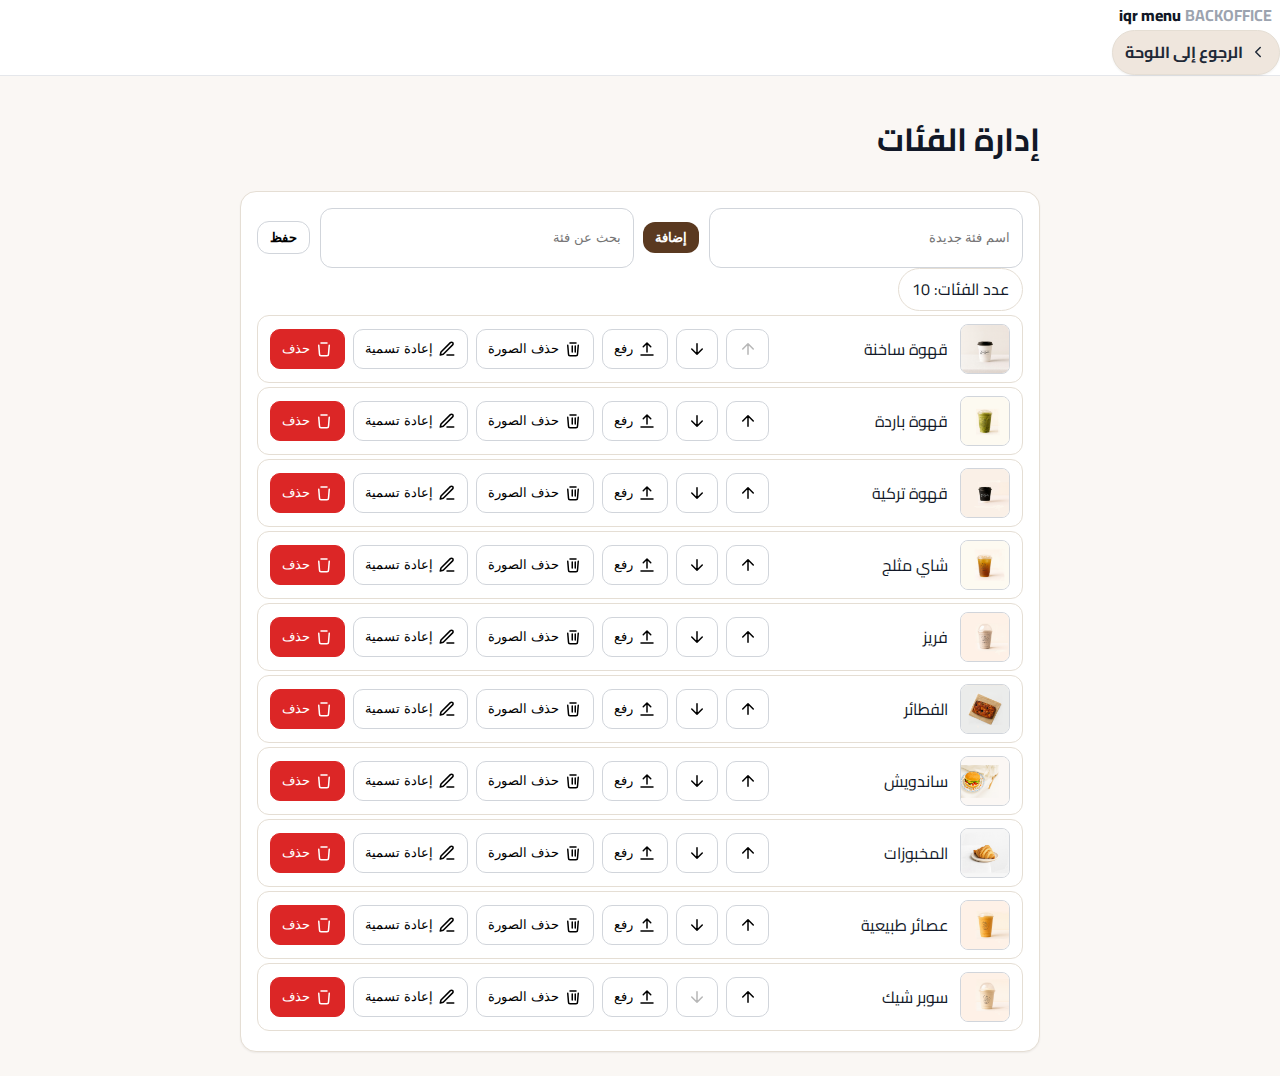
<file: categories.html>
<!doctype html>
<html lang="ar" dir="rtl">
<head>
  <meta charset="utf-8" />
  <meta name="viewport" content="width=device-width, initial-scale=1" />
  <title>إدارة الفئات | iqr menu BACKOFFICE</title>
  <link href="https://fonts.googleapis.com/css2?family=Cairo:wght@400;700;800&display=swap" rel="stylesheet" />
  <style>
    :root { --color-primary:#5A3920; --ring:#2563EB; --radius-lg:16px; --shadow-sm:0 1px 2px rgba(0,0,0,.06); --shadow-md:0 4px 14px rgba(0,0,0,.12); }
    body { font-family: Cairo, system-ui, -apple-system, Segoe UI, Tahoma, Arial; background:#FAF7F4; color:#111827; margin:0; }
    .navbar { background:#fff; border-bottom:1px solid #E5E7EB; }
    .brand { font-weight:800; text-transform:lowercase; }
    .brand-sub { font-weight:700; margin-right:.5rem; color:#9CA3AF; }
    .card { background:#fff; border:1px solid #E5DED4; border-radius:16px; padding:1rem; box-shadow: var(--shadow-sm); }
    .input { border:1px solid #D1D5DB; border-radius:12px; padding:.5rem .75rem; }
    .btn { border-radius:12px; padding:.5rem .75rem; font-weight:700; }
    .btn-primary { background: var(--color-primary); color:#fff; border:0; }
    .btn-outline { background:#fff; border:1px solid #D1D5DB; }
    .container { width:100%; max-width:100%; margin:0 auto; padding:.75rem .75rem 1.5rem; }
    @media (min-width:640px){ .container { max-width:800px; } }
    .text-primary { color: var(--color-primary); }
    ul { list-style:none; padding:0; margin:0; }
    .back-link { display:inline-flex; align-items:center; gap:.4rem; padding:.4rem .75rem; background:#EFE6DD; border:1px solid #E5DED4; color:#1F2937; border-radius:9999px; text-decoration:none; font-weight:700; box-shadow: var(--shadow-sm); transition: transform .2s ease, box-shadow .2s ease, background .2s ease; }
    .back-link:hover { transform: translateY(-1px); box-shadow: var(--shadow-md); background:#E8DFD6; }
    .back-link svg { width:18px; height:18px; }
    .toolbar { display:flex; flex-direction:column; gap:.6rem; align-items:stretch; }
    @media (min-width:640px){ .toolbar { display:grid; grid-template-columns: 1fr auto 1fr auto; align-items:center; } }
    .toolbar .input { height:42px; }
    .pill { display:inline-flex; align-items:center; gap:.35rem; padding:.35rem .8rem; border-radius:9999px; border:1px solid #E5DED4; background:#FFF; }
    .cat-item { display:flex; align-items:center; justify-content:space-between; border:1px solid #E5DED4; border-radius:12px; padding:.5rem .75rem; margin:.25rem 0; }
    .cat-left { display:flex; align-items:center; gap:.75rem; }
    .cat-thumb { width:48px; height:48px; border-radius:8px; border:1px solid #D1D5DB; object-fit:cover; }
    .actions { display:flex; gap:.5rem; flex-wrap:wrap; justify-content:flex-end; }
    .btn-icon { display:inline-flex; align-items:center; justify-content:center; gap:.3rem; padding:.45rem .7rem; border-radius:10px; border:1px solid #D1D5DB; background:#fff; min-width:40px; min-height:40px; }
    .btn-icon svg { width:18px; height:18px; }
    .btn-danger { background:#dc2626; color:#fff; border-color:#dc2626; }
  </style>
</head>
<body>
  <nav class="navbar w-full py-2 px-4 sm:px-8 flex items-center justify-between">
    <div class="flex items-center gap-2">
      <span class="brand text-lg sm:text-xl">iqr menu</span>
      <span class="brand-sub">BACKOFFICE</span>
    </div>
    <a href="menu_dashboard.html" class="back-link" aria-label="الرجوع إلى اللوحة">
      <svg viewBox="0 0 24 24" fill="none" stroke="currentColor"><path d="M15 18l-6-6 6-6" stroke-width="2" stroke-linecap="round" stroke-linejoin="round"/></svg>
      <span>الرجوع إلى اللوحة</span>
    </a>
  </nav>

  <main class="container">
    <h1 class="text-2xl font-extrabold mb-3">إدارة الفئات</h1>
    <div class="card">
      <div class="space-y-3">
        <div class="toolbar">
          <input id="newCatName" type="text" class="input" placeholder="اسم فئة جديدة" />
          <button id="btnAddCat" class="btn btn-primary">إضافة</button>
          <input id="catSearch" type="text" class="input" placeholder="بحث عن فئة" />
          <button id="btnSaveCats" class="btn btn-outline">حفظ</button>
        </div>
        <div class="pill" id="catsMeta"></div>
        <ul id="catsList" class="space-y-2"></ul>
        <span id="catsUploadStatus" class="text-xs text-gray-500"></span>
      </div>
    </div>
  </main>

  <script>
    const STORAGE_KEY = 'menu_assets';
    const CATS_KEY = 'menu_categories';
    const CATS_IMAGES_KEY = 'menu_category_images';
    const FALLBACK_CATEGORY = 'أخرى';
    const UPLOAD_ENDPOINT = '/api/upload-image';
    const SAVE_CATS_ENDPOINT = '/api/save-categories';

    let categories = [];
    let categoryImages = {};
    let pendingCatImageName = null;
    let catQuery = '';

    const els = {
      catsList: document.getElementById('catsList'),
      newCatName: document.getElementById('newCatName'),
      btnAddCat: document.getElementById('btnAddCat'),
      btnSaveCats: document.getElementById('btnSaveCats'),
      catsUploadStatus: document.getElementById('catsUploadStatus'),
      catSearch: document.getElementById('catSearch'),
      catsMeta: document.getElementById('catsMeta'),
      catImageFileInput: (() => { const input = document.createElement('input'); input.type='file'; input.accept='image/*'; input.style.display='none'; input.tabIndex=-1; document.body.appendChild(input); return input; })(),
    };

    function fileToDataURL(file) { return new Promise((resolve,reject)=>{ const r=new FileReader(); r.onload=()=>resolve(r.result); r.onerror=reject; r.readAsDataURL(file); }); }

    function saveCategories() { localStorage.setItem(CATS_KEY, JSON.stringify(categories)); }
    function loadCategories() { try { const raw=localStorage.getItem(CATS_KEY); if (raw) { const arr=JSON.parse(raw); if (Array.isArray(arr)) return arr; } } catch {} return []; }
    function saveCategoryImages() { localStorage.setItem(CATS_IMAGES_KEY, JSON.stringify(categoryImages || {})); }
    function loadCategoryImages() { try { const raw=localStorage.getItem(CATS_IMAGES_KEY); if (raw) { const obj=JSON.parse(raw); if (obj && typeof obj==='object') return obj; } } catch {} return {}; }

    async function loadCategoriesFromAssets() {
      try { const resp = await fetch('assets/categories.json', { cache:'no-store' }); if (resp.ok) { const data=await resp.json(); if (Array.isArray(data)) return data; } } catch {}
      return [];
    }

    function deriveCategoriesFromItems(itemsArr) {
      const set = new Set(itemsArr.map(i => (i.category||'').trim()).filter(Boolean));
      if (!set.size) { ['القهوة','الشاي','العصائر'].forEach(c => set.add(c)); }
      return Array.from(set);
    }

    async function loadItemsForDerive() {
      try { const raw=localStorage.getItem(STORAGE_KEY); if (raw) { const arr=JSON.parse(raw); if (Array.isArray(arr)) return arr; } } catch {}
      try { const resp=await fetch('assets/menu.json',{cache:'no-store'}); if (resp.ok) { const data=await resp.json(); if (Array.isArray(data)) return data; } } catch {}
      return [];
    }

    function renderCatsList() {
      if (!Array.isArray(categories)) categories = [];
      const filtered = catQuery ? categories.filter(c => c.toLowerCase().includes(catQuery.toLowerCase())) : categories.slice();
      if (els.catsMeta) els.catsMeta.textContent = `عدد الفئات: ${filtered.length}`;
      els.catsList.innerHTML = filtered.map((c,i)=>{ const realIdx = categories.indexOf(c); const isFirst = realIdx===0; const isLast = realIdx===categories.length-1; return `
        <li class="cat-item">
          <div class="cat-left">
            <img src="${(categoryImages && categoryImages[c]) || ''}" alt="صورة ${c}" class="cat-thumb" onerror="this.style.display='none'" style="${(categoryImages && categoryImages[c]) ? '' : 'display:none;'}" />
            <span class="text-gray-800 text-sm sm:text-base">${c}</span>
          </div>
          <div class="actions">
            <button type="button" class="btn-icon ${isFirst?'opacity-50':''}" ${isFirst?'disabled':''} data-action="moveUp" data-index="${realIdx}"><svg viewBox="0 0 24 24" fill="none" stroke="currentColor"><path d="M12 19V5M5 12l7-7 7 7" stroke-width="2" stroke-linecap="round" stroke-linejoin="round"/></svg></button>
            <button type="button" class="btn-icon ${isLast?'opacity-50':''}" ${isLast?'disabled':''} data-action="moveDown" data-index="${realIdx}"><svg viewBox="0 0 24 24" fill="none" stroke="currentColor"><path d="M12 5v14M19 12l-7 7-7-7" stroke-width="2" stroke-linecap="round" stroke-linejoin="round"/></svg></button>
            <button type="button" class="btn-icon" data-action="uploadImg" data-name="${c}"><svg viewBox="0 0 24 24" fill="none" stroke="currentColor"><path d="M4 20h16M12 4v12M7 9l5-5 5 5" stroke-width="2" stroke-linecap="round" stroke-linejoin="round"/></svg><span>رفع</span></button>
            ${(categoryImages && categoryImages[c]) ? `<button type="button" class="btn-icon" data-action="removeImg" data-name="${c}"><svg viewBox=\"0 0 24 24\" fill=\"none\" stroke=\"currentColor\"><path d=\"M19 7l-1 12a2 2 0 0 1-2 2H8a2 2 0 0 1-2-2L5 7m3-3h8m-5 4v8m4-8v8\" stroke-width=\"2\" stroke-linecap=\"round\" stroke-linejoin=\"round\"/></svg><span>حذف الصورة</span></button>` : ''}
            <button type="button" class="btn-icon" data-action="rename" data-name="${c}"><svg viewBox="0 0 24 24" fill="none" stroke="currentColor"><path d="M12 20h9" stroke-width="2" stroke-linecap="round" stroke-linejoin="round"/><path d="M16.5 3.5a2.121 2.121 0 0 1 3 3L7 19l-4 1 1-4 12.5-12.5z" stroke-width="2" stroke-linecap="round" stroke-linejoin="round"/></svg><span>إعادة تسمية</span></button>
            <button type="button" class="btn-icon btn-danger" data-action="delete" data-name="${c}"><svg viewBox="0 0 24 24" fill="none" stroke="currentColor"><path d="M19 7l-1 12a2 2 0 0 1-2 2H8a2 2 0 0 1-2-2L5 7m3-3h8" stroke-width="2" stroke-linecap="round" stroke-linejoin="round"/></svg><span>حذف</span></button>
          </div>
        </li>`}).join('');
    }

    els.btnAddCat.addEventListener('click', ()=>{ const name=(els.newCatName.value||'').trim(); if (!name) return; if (!categories.includes(name)) { categories.push(name); saveCategories(); renderCatsList(); } els.newCatName.value=''; });
    els.catsList.addEventListener('click',(e)=>{ const btn = e.target.closest('button'); if (!btn) return; const action = btn.getAttribute('data-action'); const oldName = btn.getAttribute('data-name');
      if (action==='uploadImg') { pendingCatImageName = oldName; els.catImageFileInput.click(); return; }
      if (action==='removeImg') { if (categoryImages && categoryImages[oldName]) { delete categoryImages[oldName]; saveCategoryImages(); renderCatsList(); } return; }
      if (action==='rename') { const newName = prompt('الاسم الجديد للفئة:', oldName); if (!newName) return; const finalName = newName.trim(); if (!finalName || finalName===oldName) return; if (categories.includes(finalName)) { alert('اسم الفئة موجود بالفعل.'); return; } const idx = categories.indexOf(oldName); if (idx>-1) { categories[idx]=finalName; if (categoryImages && categoryImages[oldName]) { categoryImages[finalName]=categoryImages[oldName]; delete categoryImages[oldName]; saveCategoryImages(); } saveCategories(); renderCatsList(); } return; }
      if (action==='moveUp' || action==='moveDown') { const idx = Number(btn.getAttribute('data-index')); if (!Number.isInteger(idx)) return; if (action==='moveUp' && idx>0) { const tmp = categories[idx-1]; categories[idx-1] = categories[idx]; categories[idx] = tmp; } else if (action==='moveDown' && idx<categories.length-1) { const tmp = categories[idx+1]; categories[idx+1] = categories[idx]; categories[idx] = tmp; } saveCategories(); renderCatsList(); return; }
      if (action==='delete') { const isDeletingFallback = oldName===FALLBACK_CATEGORY; const nextCats = categories.filter(c=>c!==oldName); let replacement=''; if (nextCats.length) { replacement = (!isDeletingFallback && nextCats.includes(FALLBACK_CATEGORY)) ? FALLBACK_CATEGORY : nextCats[0]; } const msg = replacement ? `سيتم حذف الفئة "${oldName}". سيتم نقل الأصناف إلى "${replacement}".` : `سيتم حذف الفئة "${oldName}".`; if (!confirm(msg)) return; categories = nextCats; if (categoryImages && categoryImages[oldName]) { delete categoryImages[oldName]; saveCategoryImages(); } saveCategories(); renderCatsList(); }
    });

    if (els.catSearch) { els.catSearch.addEventListener('input', () => { catQuery = els.catSearch.value || ''; renderCatsList(); }); }

    if (els.btnSaveCats) {
      els.btnSaveCats.addEventListener('click', async ()=>{
        const original = els.catsUploadStatus ? els.catsUploadStatus.textContent : '';
        if (els.catsUploadStatus) els.catsUploadStatus.textContent = 'جارِ الحفظ...';
        try {
          const payload = Array.isArray(categories) ? categories.map(name => ({ name, imageUrl: (categoryImages && categoryImages[name]) || '' })) : [];
          const resp = await fetch(SAVE_CATS_ENDPOINT, { method:'POST', headers:{'Content-Type':'application/json'}, body: JSON.stringify(payload) });
          const json = await resp.json().catch(()=>({}));
          if (!resp.ok || !json.ok) throw new Error(json.error||'فشل الحفظ');
          if (els.catsUploadStatus) els.catsUploadStatus.textContent = 'تم الحفظ ✓';
        } catch {
          if (els.catsUploadStatus) els.catsUploadStatus.textContent = 'فشل الحفظ';
        } finally {
          setTimeout(()=>{ if (els.catsUploadStatus) els.catsUploadStatus.textContent = original || ''; }, 1500);
        }
      });
    }

    els.catImageFileInput.addEventListener('change', async ()=>{ const file = els.catImageFileInput.files[0]; if (!file || !pendingCatImageName) return; const original = els.catsUploadStatus.textContent; els.catsUploadStatus.textContent='جارِ الرفع...'; try { const dataUrl = await fileToDataURL(file); const resp = await fetch(UPLOAD_ENDPOINT, { method:'POST', headers:{'Content-Type':'application/json'}, body: JSON.stringify({ filename:file.name, data:dataUrl }) }); const json = await resp.json().catch(()=>({})); if (!resp.ok || !json.ok || !json.path) throw new Error(json.error||'فشل الرفع'); categoryImages[pendingCatImageName] = json.path; saveCategoryImages(); renderCatsList(); els.catsUploadStatus.textContent='تم الرفع ✓'; } catch { els.catsUploadStatus.textContent='فشل الرفع'; } finally { pendingCatImageName=null; setTimeout(()=>{ els.catsUploadStatus.textContent=original||''; },1500); els.catImageFileInput.value=''; } });

    (async ()=>{
      categories = loadCategories();
      categoryImages = loadCategoryImages();
      if (!categories.length) {
        const fromAssets = await loadCategoriesFromAssets();
        if (Array.isArray(fromAssets) && fromAssets.length) {
          const names = [];
          fromAssets.forEach(cat => { if (typeof cat==='string') { names.push(cat); } else if (cat && typeof cat==='object') { const name=(cat.name||'').trim(); if (name) { names.push(name); if (cat.imageUrl) categoryImages[name]=cat.imageUrl; } } });
          categories = names; saveCategories(); saveCategoryImages();
        } else {
          const items = await loadItemsForDerive(); categories = deriveCategoriesFromItems(items); saveCategories();
        }
      }
      renderCatsList();
    })();
  </script>
</body>
</html>
</file>
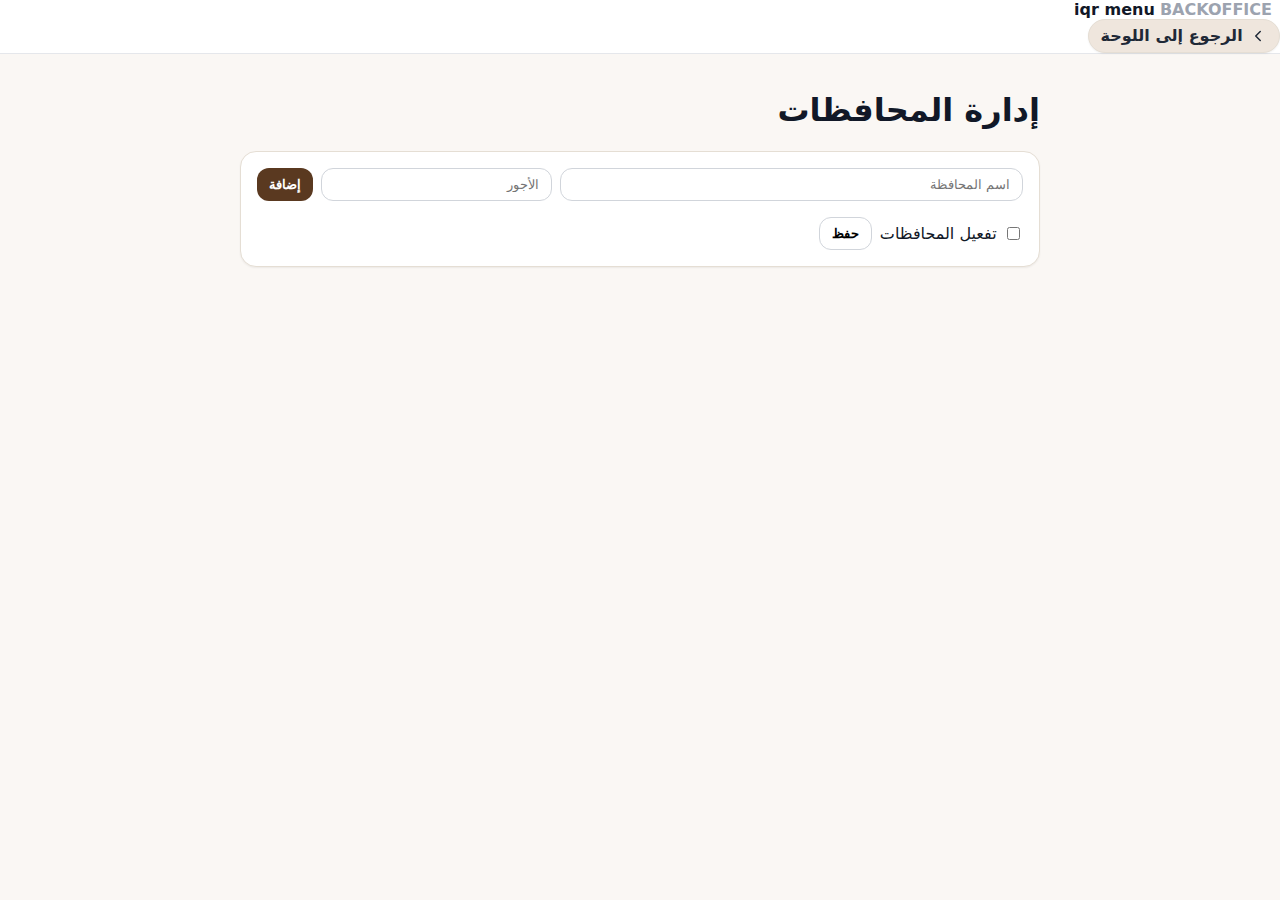
<file: governorates.html>
<!doctype html>
<html lang="ar" dir="rtl">
<head>
  <meta charset="utf-8" />
  <meta name="viewport" content="width=device-width, initial-scale=1" />
  <title>إدارة المحافظات | iqr menu BACKOFFICE</title>
  <style>
    :root { --color-primary:#5A3920; --ring:#2563EB; --radius-lg:16px; --shadow-sm:0 1px 2px rgba(0,0,0,.06); --shadow-md:0 4px 14px rgba(0,0,0,.12); }
    body { font-family: system-ui, -apple-system, Segoe UI, Tahoma, Arial; background:#FAF7F4; color:#111827; margin:0; }
    .navbar { background:#fff; border-bottom:1px solid #E5E7EB; }
    .brand { font-weight:800; text-transform:lowercase; }
    .brand-sub { font-weight:700; margin-right:.5rem; color:#9CA3AF; }
    .card { background:#fff; border:1px solid #E5DED4; border-radius:16px; padding:1rem; box-shadow: var(--shadow-sm); }
    .input { border:1px solid #D1D5DB; border-radius:12px; padding:.5rem .75rem; }
    .btn { border-radius:12px; padding:.5rem .75rem; font-weight:700; }
    .btn-primary { background: var(--color-primary); color:#fff; border:0; }
    .btn-outline { background:#fff; border:1px solid #D1D5DB; }
    .container { max-width: 800px; margin: 0 auto; padding: 1rem 1rem 2rem; }
    ul { list-style:none; padding:0; margin:0; }
    .back-link { display:inline-flex; align-items:center; gap:.4rem; padding:.4rem .75rem; background:#EFE6DD; border:1px solid #E5DED4; color:#1F2937; border-radius:9999px; text-decoration:none; font-weight:700; box-shadow: var(--shadow-sm); transition: transform .2s ease, box-shadow .2s ease, background .2s ease; }
    .back-link:hover { transform: translateY(-1px); box-shadow: var(--shadow-md); background:#E8DFD6; }
    .back-link svg { width:18px; height:18px; }
  </style>
</head>
<body>
  <nav class="navbar w-full py-2 px-4 sm:px-8 flex items-center justify-between">
    <div class="flex items-center gap-2">
      <span class="brand text-lg sm:text-xl">iqr menu</span>
      <span class="brand-sub">BACKOFFICE</span>
    </div>
    <a href="menu_dashboard.html" class="back-link" aria-label="الرجوع إلى اللوحة">
      <svg viewBox="0 0 24 24" fill="none" stroke="currentColor"><path d="M15 18l-6-6 6-6" stroke-width="2" stroke-linecap="round" stroke-linejoin="round"/></svg>
      <span>الرجوع إلى اللوحة</span>
    </a>
  </nav>

  <main class="container">
    <h1 class="text-2xl font-extrabold mb-3">إدارة المحافظات</h1>
    <div class="card">
      <div class="p-6 space-y-4" style="padding:0">
        <div class="grid" style="display:grid; grid-template-columns: 2fr 1fr auto; gap:.5rem;">
          <input id="newGovName" type="text" class="input" placeholder="اسم المحافظة" />
          <input id="newGovFee" type="number" min="0" step="1" class="input" placeholder="الأجور" />
          <button id="btnAddGov" class="btn btn-primary">إضافة</button>
        </div>
        <ul id="govsList" class="space-y-2" style="display:block; margin-top:1rem"></ul>
        <div style="display:flex; gap:.5rem; align-items:center; margin-top:.5rem;">
          <label style="display:flex; gap:.4rem; align-items:center;">
            <input id="govsEnabledToggle" type="checkbox" />
            <span>تفعيل المحافظات</span>
          </label>
          <button id="btnSaveGovs" class="btn btn-outline">حفظ</button>
          <span id="govsSaveStatus" class="text-xs text-gray-500"></span>
        </div>
      </div>
    </div>
  </main>

  <script>
    const GOVS_KEY = 'menu_governorates';
    const SAVE_GOVS_ENDPOINT = '/api/save-governorates';

    let governorates = [];

    const els = {
      govsList: document.getElementById('govsList'),
      newGovName: document.getElementById('newGovName'),
      newGovFee: document.getElementById('newGovFee'),
      btnAddGov: document.getElementById('btnAddGov'),
      btnSaveGovs: document.getElementById('btnSaveGovs'),
      govsSaveStatus: document.getElementById('govsSaveStatus'),
      govsEnabledToggle: document.getElementById('govsEnabledToggle'),
    };

    function sanitizeGovEntry(g) {
      if (!g) return null;
      if (typeof g === 'string') return { name: g.trim(), fee: 0 };
      const name = (g.name || '').trim();
      const fee = Number(g.fee) || 0;
      if (!name) return null;
      return { name, fee };
    }

    async function loadGovernoratesFromAssets() {
      try { const resp = await fetch('assets/governorates.json', { cache:'no-store' }); if (resp.ok) { const data = await resp.json(); if (Array.isArray(data)) return data.map(sanitizeGovEntry).filter(Boolean); } } catch {}
      return [];
    }

    function loadGovernorates() { try { const raw = localStorage.getItem(GOVS_KEY); if (raw) { const arr = JSON.parse(raw); if (Array.isArray(arr)) return arr.map(sanitizeGovEntry).filter(Boolean); } } catch {} return []; }
    function saveGovernorates() { localStorage.setItem(GOVS_KEY, JSON.stringify(governorates)); }
    function isGovsEnabled() { return localStorage.getItem('menu_governorates_enabled') === '1'; }
    function setGovsEnabled(v) { localStorage.setItem('menu_governorates_enabled', v ? '1' : '0'); }

    async function saveGovernoratesToServer() {
      try {
        if (els.govsSaveStatus) els.govsSaveStatus.textContent = 'جارِ الحفظ...';
        const payload = Array.isArray(governorates) ? governorates.map(sanitizeGovEntry).filter(Boolean) : [];
        const resp = await fetch(SAVE_GOVS_ENDPOINT, { method:'POST', headers:{'Content-Type':'application/json'}, body: JSON.stringify(payload) });
        const json = await resp.json().catch(()=>({}));
        if (!resp.ok || !json.ok) throw new Error(json.error||'فشل الحفظ');
        if (els.govsSaveStatus) els.govsSaveStatus.textContent = 'تم الحفظ ✓';
      } catch {
        if (els.govsSaveStatus) els.govsSaveStatus.textContent = 'فشل الحفظ';
      } finally {
        setTimeout(()=>{ if (els.govsSaveStatus) els.govsSaveStatus.textContent = ''; }, 1200);
      }
    }

    function renderGovsList() {
      if (!Array.isArray(governorates)) governorates = [];
      els.govsList.innerHTML = governorates.map((g,i)=>`
        <li class="flex items-center justify-between border rounded-lg px-2 py-2 sm:px-3" style="display:flex; align-items:center; justify-content:space-between; border:1px solid #E5DED4; border-radius:12px; padding:.5rem .75rem; margin:.25rem 0;">
          <div class="flex items-center gap-3" style="display:flex; gap:.75rem; align-items:center;">
            <span class="text-gray-800 text-sm sm:text-base">${g.name}</span>
            <span class="text-gray-600 text-xs sm:text-sm">الأجور: ${Number(g.fee)||0} دينار</span>
          </div>
          <div class="flex items-center gap-2" style="display:flex; gap:.5rem;">
            <button type="button" class="btn btn-outline" data-action="rename" data-index="${i}">إعادة تسمية</button>
            <button type="button" class="btn btn-outline" data-action="editFee" data-index="${i}">تعديل الأجور</button>
            <button type="button" class="btn btn-primary" style="background:#dc2626" data-action="delete" data-index="${i}">حذف</button>
          </div>
        </li>`).join('');
    }

    els.btnAddGov.addEventListener('click', ()=>{ const name=(els.newGovName.value||'').trim(); const fee=Number(els.newGovFee.value); if (!name) return; const idx = governorates.findIndex(g=> (g.name||'')===name); if (idx===-1) governorates.push({ name, fee: Number.isFinite(fee)?fee:0 }); else governorates[idx]={ name, fee: Number.isFinite(fee)?fee:0 }; saveGovernorates(); renderGovsList(); saveGovernoratesToServer(); els.newGovName.value=''; els.newGovFee.value=''; });

    els.govsList.addEventListener('click',(e)=>{ const btn=e.target.closest('button'); if (!btn) return; const action=btn.getAttribute('data-action'); const index=Number(btn.getAttribute('data-index')); if (!Number.isInteger(index)) return; const g=governorates[index]; if (!g) return;
      if (action==='rename') { const newName = prompt('الاسم الجديد للمحافظة:', g.name); if (!newName) return; const finalName = newName.trim(); if (!finalName) return; const dup = governorates.find((x,i)=> i!==index && (x.name||'')===finalName); if (dup) { alert('اسم المحافظة موجود بالفعل.'); return; } governorates[index] = { ...g, name: finalName }; saveGovernorates(); renderGovsList(); saveGovernoratesToServer(); }
      else if (action==='editFee') { const input = prompt('أدخل الأجور (دينار):', String(g.fee||0)); if (input==null) return; const fee=Number(input); governorates[index] = { ...g, fee: Number.isFinite(fee)?fee:0 }; saveGovernorates(); renderGovsList(); saveGovernoratesToServer(); }
      else if (action==='delete') { if (!confirm(`سيتم حذف المحافظة "${g.name}".`)) return; governorates.splice(index,1); saveGovernorates(); renderGovsList(); saveGovernoratesToServer(); }
    });

    if (els.btnSaveGovs) {
      els.btnSaveGovs.addEventListener('click', async ()=>{
        const original = els.govsSaveStatus ? els.govsSaveStatus.textContent : '';
        if (els.govsSaveStatus) els.govsSaveStatus.textContent = 'جارِ الحفظ...';
        try {
          const payload = Array.isArray(governorates) ? governorates.map(sanitizeGovEntry).filter(Boolean) : [];
          const resp = await fetch(SAVE_GOVS_ENDPOINT, { method:'POST', headers:{'Content-Type':'application/json'}, body: JSON.stringify(payload) });
          const json = await resp.json().catch(()=>({}));
          if (!resp.ok || !json.ok) throw new Error(json.error||'فشل الحفظ');
          if (els.govsSaveStatus) els.govsSaveStatus.textContent = 'تم الحفظ ✓';
        } catch {
          if (els.govsSaveStatus) els.govsSaveStatus.textContent = 'فشل الحفظ';
        } finally {
          setTimeout(()=>{ if (els.govsSaveStatus) els.govsSaveStatus.textContent = original || ''; }, 1500);
        }
      });
    }

    if (els.govsEnabledToggle) {
      els.govsEnabledToggle.addEventListener('change', ()=>{ setGovsEnabled(!!els.govsEnabledToggle.checked); });
    }

    (async ()=>{
      const fromAssets = await loadGovernoratesFromAssets();
      if (Array.isArray(fromAssets) && fromAssets.length) {
        governorates = fromAssets;
        saveGovernorates();
      } else {
        governorates = loadGovernorates();
      }
      if (els.govsEnabledToggle) els.govsEnabledToggle.checked = isGovsEnabled();
      renderGovsList();
    })();
  </script>
</body>
</html>
</file>
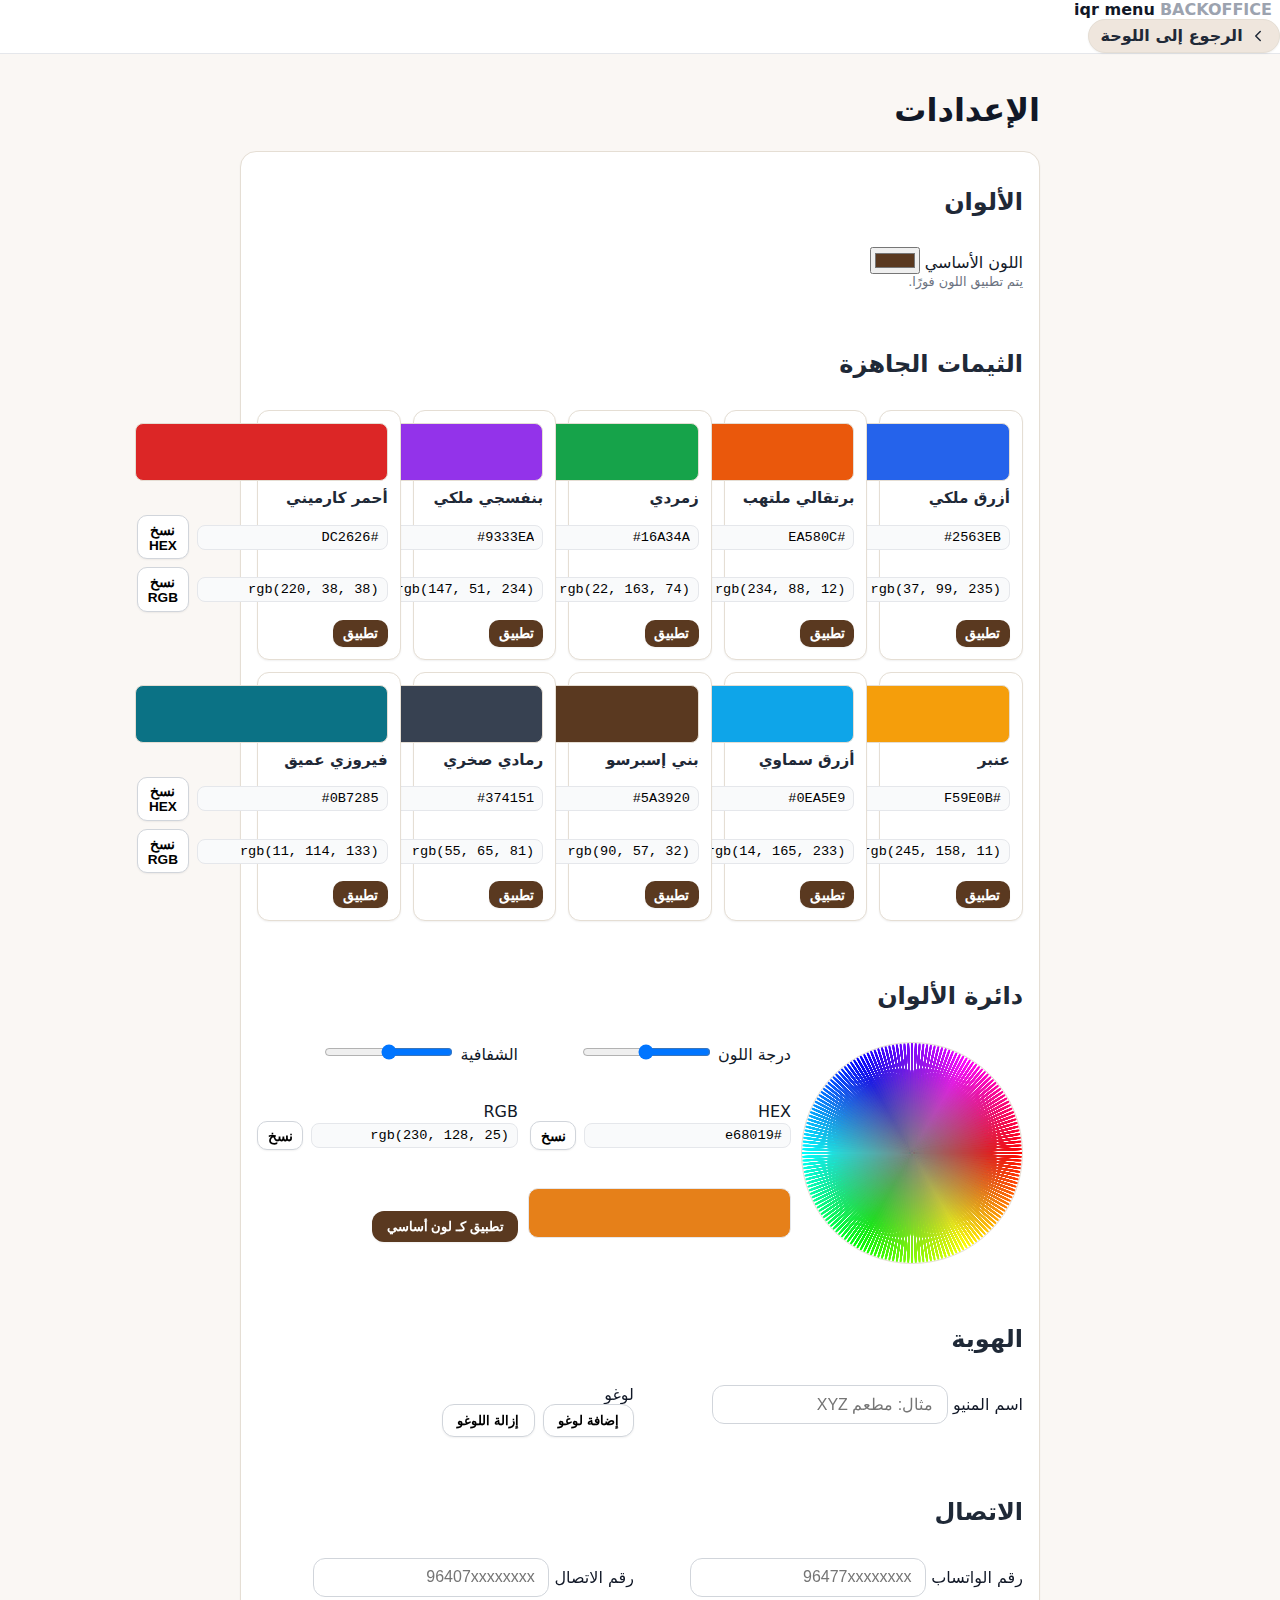
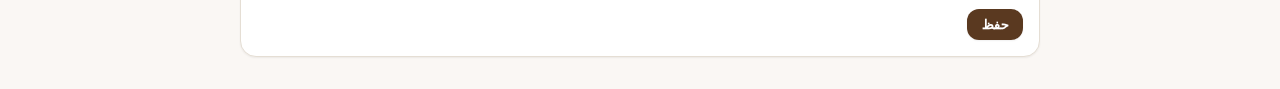
<file: settings.html>
<!doctype html>
<html lang="ar" dir="rtl">
<head>
  <meta charset="utf-8" />
  <meta name="viewport" content="width=device-width, initial-scale=1" />
  <title>الإعدادات العامة | iqr menu BACKOFFICE</title>
  <style>
    :root { --color-primary:#5A3920; --ring:#2563EB; --radius-lg:16px; --shadow-sm:0 1px 2px rgba(0,0,0,.06); --shadow-md:0 4px 14px rgba(0,0,0,.12); }
    body { font-family: system-ui, -apple-system, Segoe UI, Tahoma, Arial; background:#FAF7F4; color:#111827; margin:0; }
    .navbar { background:#fff; border-bottom:1px solid #E5E7EB; }
    .brand { font-weight:800; text-transform:lowercase; }
    .brand-sub { font-weight:700; margin-right:.5rem; color:#9CA3AF; }
    .card { background:#fff; border:1px solid #E5DED4; border-radius:16px; padding:1rem; box-shadow: var(--shadow-sm); }
    .container { max-width: 800px; margin: 0 auto; padding: 1rem 1rem 2rem; }
    .back-link { display:inline-flex; align-items:center; gap:.4rem; padding:.4rem .75rem; background:#EFE6DD; border:1px solid #E5DED4; color:#1F2937; border-radius:9999px; text-decoration:none; font-weight:700; box-shadow: var(--shadow-sm); transition: transform .2s ease, box-shadow .2s ease, background .2s ease; }
    .back-link:hover { transform: translateY(-1px); box-shadow: var(--shadow-md); background:#E8DFD6; }
    .back-link svg { width:18px; height:18px; }
    .input { border:1px solid #D1D5DB; border-radius:12px; padding:.6rem .85rem; font-size:1rem; background:#fff; }
    .btn { display:inline-flex; align-items:center; justify-content:center; gap:.5rem; padding:.5rem .9rem; border-radius:12px; font-weight:700; box-shadow: var(--shadow-sm); }
    .btn-primary { background: var(--color-primary); color:#fff; border:0; }
    .btn-outline { background:#fff; border:1px solid #D1D5DB; }
    .section { display:grid; gap:.75rem; }
    .section-title { font-weight:800; color:#1F2937; }
    .help { font-size:.8rem; color:#6B7280; }
    @media (min-width: 640px) { .grid-2 { display:grid; grid-template-columns: 1fr 1fr; gap:.75rem; } }
    .actions { display:flex; gap:.5rem; align-items:center; }
    .themes-grid { display:grid; grid-template-columns: repeat(2, minmax(0,1fr)); gap:.75rem; }
    @media (min-width: 640px) { .themes-grid { grid-template-columns: repeat(5, minmax(0,1fr)); } }
    .theme-card { background:#fff; border:1px solid #E5DED4; border-radius:12px; padding:.75rem; box-shadow: var(--shadow-sm); display:grid; gap:.5rem; align-content:start; }
    .swatch { width:100%; height:56px; border-radius:8px; border:1px solid #E5DED4; }
    .theme-name { font-weight:700; font-size:.95rem; color:#1F2937; }
    .code-row { display:flex; gap:.5rem; align-items:center; }
    .code { flex:1; font-family: ui-monospace, SFMono-Regular, Menlo, Monaco, Consolas, "Liberation Mono", "Courier New", monospace; font-size:.85rem; background:#F9FAFB; border:1px solid #E5E7EB; border-radius:8px; padding:.25rem .5rem; }
    .btn-sm { padding:.35rem .6rem; border-radius:10px; font-size:.85rem; }
    .wheel-wrap { display:grid; grid-template-columns: 1fr; gap:.75rem; }
    @media (min-width: 640px) { .wheel-wrap { grid-template-columns: 220px 1fr; } }
    .preview-box { width:100%; height:48px; border:1px solid #E5E7EB; border-radius:10px; }
  </style>
</head>
<body>
  <nav class="navbar w-full py-2 px-4 sm:px-8 flex items-center justify-between">
    <div class="flex items-center gap-2">
      <span class="brand text-lg sm:text-xl">iqr menu</span>
      <span class="brand-sub">BACKOFFICE</span>
    </div>
    <a href="menu_dashboard.html" class="back-link" aria-label="الرجوع إلى اللوحة">
      <svg viewBox="0 0 24 24" fill="none" stroke="currentColor"><path d="M15 18l-6-6 6-6" stroke-width="2" stroke-linecap="round" stroke-linejoin="round"/></svg>
      <span>الرجوع إلى اللوحة</span>
    </a>
  </nav>

  <main class="container">
    <h1 class="text-2xl font-extrabold mb-3">الإعدادات</h1>
    <div class="card section">
      <h2 class="section-title">الألوان</h2>
      <div class="grid-2">
        <div>
          <label class="block text-sm text-gray-700 mb-1">اللون الأساسي</label>
          <input type="color" id="primaryColorPicker" class="w-20 h-10 p-0 border rounded" value="#5A3920" />
          <div class="help">يتم تطبيق اللون فورًا.</div>
        </div>
      </div>

      <hr style="border:none; border-top:1px solid #E5DED4" />

      <h2 class="section-title">الثيمات الجاهزة</h2>
      <div id="themesGrid" class="themes-grid"></div>

      <hr style="border:none; border-top:1px solid #E5DED4" />

      <h2 class="section-title">دائرة الألوان</h2>
      <div class="wheel-wrap">
        <div>
          <canvas id="colorWheel" width="220" height="220" style="border:1px solid #E5DED4; border-radius:9999px; display:block"></canvas>
        </div>
        <div class="grid-2">
          <div>
            <label class="block text-sm text-gray-700 mb-1">درجة اللون</label>
            <input id="hueSlider" type="range" min="0" max="360" step="1" class="w-full" />
          </div>
          <div>
            <label class="block text-sm text-gray-700 mb-1">الشفافية</label>
            <input id="alphaSlider" type="range" min="0" max="100" step="1" class="w-full" />
          </div>
          <div>
            <label class="block text-sm text-gray-700 mb-1">HEX</label>
            <div class="code-row"><input id="hexCode" class="code" readonly /><button id="copyHex" class="btn btn-outline btn-sm">نسخ</button></div>
          </div>
          <div>
            <label class="block text-sm text-gray-700 mb-1">RGB</label>
            <div class="code-row"><input id="rgbCode" class="code" readonly /><button id="copyRgb" class="btn btn-outline btn-sm">نسخ</button></div>
          </div>
          <div class="col-span-2">
            <div id="wheelPreview" class="preview-box"></div>
          </div>
          <div class="col-span-2 actions">
            <button id="applyWheelColor" class="btn btn-primary">تطبيق كـ لون أساسي</button>
          </div>
        </div>
      </div>

      <hr style="border:none; border-top:1px solid #E5DED4" />

      <h2 class="section-title">الهوية</h2>
      <div class="grid-2">
        <div>
          <label class="block text-sm text-gray-700 mb-1">اسم المنيو</label>
          <input id="menuNameInput" type="text" class="input" placeholder="مثال: مطعم XYZ" />
        </div>
        <div>
          <label class="block text-sm text-gray-700 mb-1">لوغو</label>
          <div class="actions">
            <button id="btnUploadLogo" class="btn btn-outline">إضافة لوغو</button>
            <button id="btnRemoveLogo" class="btn btn-outline">إزالة اللوغو</button>
            <span id="uploadLogoStatus" class="text-xs text-gray-500"></span>
          </div>
          <div id="logoPreviewWrap" style="display:none; margin-top:.5rem">
            <img id="logoPreview" alt="لوغو" style="width:72px; height:72px; border-radius:9999px; border:1px solid #E5DED4; object-fit:cover" />
          </div>
        </div>
      </div>

      <hr style="border:none; border-top:1px solid #E5DED4" />

      <h2 class="section-title">الاتصال</h2>
      <div class="grid-2">
        <div>
          <label class="block text-sm text-gray-700 mb-1">رقم الواتساب</label>
          <input id="whatsappNumberInput" type="text" class="input" inputmode="numeric" placeholder="96477xxxxxxxx" />
        </div>
        <div>
          <label class="block text-sm text-gray-700 mb-1">رقم الاتصال</label>
          <input id="phoneNumberInput" type="text" class="input" inputmode="numeric" placeholder="96407xxxxxxxx" />
        </div>
      </div>

      <div class="actions">
        <button id="btnSaveSettings" class="btn btn-primary">حفظ</button>
        <span id="saveSettingsStatus" class="text-xs text-gray-500"></span>
      </div>
    </div>
  </main>

  <script>
    (function initSettings() {
      const UPLOAD_ENDPOINT = '/api/upload-image';
      const picker = document.getElementById('primaryColorPicker');
      if (picker) {
        picker.addEventListener('input', () => {
          const val = picker.value || '#5A3920';
          document.documentElement.style.setProperty('--color-primary', val);
        });
      }

      const themes = [
        { name:'أزرق ملكي', hex:'#2563EB' },
        { name:'برتقالي ملتهب', hex:'#EA580C' },
        { name:'زمردي', hex:'#16A34A' },
        { name:'بنفسجي ملكي', hex:'#9333EA' },
        { name:'أحمر كارميني', hex:'#DC2626' },
        { name:'عنبر', hex:'#F59E0B' },
        { name:'أزرق سماوي', hex:'#0EA5E9' },
        { name:'بني إسبرسو', hex:'#5A3920' },
        { name:'رمادي صخري', hex:'#374151' },
        { name:'فيروزي عميق', hex:'#0B7285' },
      ];

      const toRgb = (hex) => {
        const h = hex.replace('#','');
        const r = parseInt(h.substring(0,2),16);
        const g = parseInt(h.substring(2,4),16);
        const b = parseInt(h.substring(4,6),16);
        return { r, g, b };
      };
      const rgbStr = ({r,g,b}, a=1) => `rgb(${r}, ${g}, ${b}${a<1?`, ${a.toFixed(2)}`:''})`;
      const hexFromHsl = (h,s,l) => {
        h/=360; s/=100; l/=100;
        const hue2rgb=(p,q,t)=>{ if(t<0)t+=1; if(t>1)t-=1; if(t<1/6)return p+(q-p)*6*t; if(t<1/2)return q; if(t<2/3)return p+(q-p)*(2/3-t)*6; return p; };
        const q = l<0.5 ? l*(1+s) : l+s-l*s; const p = 2*l-q;
        const r = Math.round(hue2rgb(p,q,h+1/3)*255);
        const g = Math.round(hue2rgb(p,q,h)*255);
        const b = Math.round(hue2rgb(p,q,h-1/3)*255);
        const toHex = (x)=>x.toString(16).padStart(2,'0');
        return `#${toHex(r)}${toHex(g)}${toHex(b)}`;
      };

      const themesGrid = document.getElementById('themesGrid');
      if (themesGrid) {
        themesGrid.innerHTML = themes.map(t=>{
          const rgb = toRgb(t.hex);
          return `
            <div class="theme-card" data-hex="${t.hex}" data-name="${t.name}">
              <div class="swatch" style="background:${t.hex}"></div>
              <div class="theme-name">${t.name}</div>
              <div class="code-row"><input class="code" value="${t.hex}" readonly /><button class="btn btn-outline btn-sm" data-action="copyHex">نسخ HEX</button></div>
              <div class="code-row"><input class="code" value="${rgbStr(rgb)}" readonly /><button class="btn btn-outline btn-sm" data-action="copyRgb">نسخ RGB</button></div>
              <div class="actions">
                <button class="btn btn-primary btn-sm" data-action="apply">تطبيق</button>
              </div>
            </div>`;
        }).join('');
        themesGrid.addEventListener('click',(e)=>{
          const btn = e.target.closest('button'); if (!btn) return;
          const card = e.target.closest('.theme-card'); if (!card) return;
          const hex = card.getAttribute('data-hex')||'#5A3920';
          const action = btn.getAttribute('data-action');
          if (action==='apply') { document.documentElement.style.setProperty('--color-primary', hex); }
          else if (action==='copyHex') { navigator.clipboard && navigator.clipboard.writeText(hex); }
          else if (action==='copyRgb') { const rgb = toRgb(hex); navigator.clipboard && navigator.clipboard.writeText(rgbStr(rgb)); }
        });
      }

      const wheel = document.getElementById('colorWheel');
      const hueSlider = document.getElementById('hueSlider');
      const alphaSlider = document.getElementById('alphaSlider');
      const hexCode = document.getElementById('hexCode');
      const rgbCode = document.getElementById('rgbCode');
      const preview = document.getElementById('wheelPreview');
      const applyBtn = document.getElementById('applyWheelColor');
      let current = { h:30, s:80, l:50, a:1 };

      const renderWheel = () => {
        const ctx = wheel.getContext('2d');
        const r = wheel.width/2; const cx=r, cy=r;
        ctx.clearRect(0,0,wheel.width,wheel.height);
        for (let rr=r; rr>0; rr--) {
          for (let a=0; a<360; a+=2) {
            const x = cx + rr*Math.cos(a*Math.PI/180);
            const y = cy + rr*Math.sin(a*Math.PI/180);
            ctx.beginPath(); ctx.strokeStyle = hexFromHsl(a, (rr/r)*100, 50); ctx.lineWidth=1.8; ctx.moveTo(cx,cy); ctx.lineTo(x,y); ctx.stroke();
          }
        }
      };
      const updateCodes = () => {
        const hex = hexFromHsl(current.h, current.s, current.l);
        const rgb = toRgb(hex);
        if (hexCode) hexCode.value = hex;
        if (rgbCode) rgbCode.value = rgbStr(rgb, current.a);
        if (preview) preview.style.background = current.a<1 ? rgbStr(rgb, current.a) : hex;
      };
      const setFromPoint = (x,y) => {
        const r = wheel.width/2; const cx=r, cy=r;
        const dx = x-cx, dy=y-cy; const dist = Math.sqrt(dx*dx+dy*dy);
        const sat = Math.min(100, Math.max(0, (dist/r)*100));
        let ang = Math.atan2(dy,dx)*180/Math.PI; if (ang<0) ang+=360;
        current.h = Math.round(ang); current.s = Math.round(sat); current.l = 50;
        if (hueSlider) hueSlider.value = current.h;
        updateCodes();
      };
      if (wheel) {
        renderWheel();
        wheel.addEventListener('click',(e)=>{ const rect=wheel.getBoundingClientRect(); setFromPoint(e.clientX-rect.left, e.clientY-rect.top); });
      }
      if (hueSlider) hueSlider.addEventListener('input',()=>{ current.h = Number(hueSlider.value)||0; updateCodes(); });
      if (alphaSlider) alphaSlider.addEventListener('input',()=>{ current.a = (Number(alphaSlider.value)||0)/100; updateCodes(); });
      if (applyBtn) applyBtn.addEventListener('click',()=>{ const hex = hexCode ? hexCode.value : '#5A3920'; document.documentElement.style.setProperty('--color-primary', hex); });
      updateCodes();

      const menuNameInput = document.getElementById('menuNameInput');
      const waInput = document.getElementById('whatsappNumberInput');
      const phoneInput = document.getElementById('phoneNumberInput');
      const btnSave = document.getElementById('btnSaveSettings');
      const statusEl = document.getElementById('saveSettingsStatus');
      const btnUploadLogo = document.getElementById('btnUploadLogo');
      const btnRemoveLogo = document.getElementById('btnRemoveLogo');
      const uploadLogoStatus = document.getElementById('uploadLogoStatus');
      const logoPreviewWrap = document.getElementById('logoPreviewWrap');
      const logoPreview = document.getElementById('logoPreview');
      const logoFileInput = (()=>{ const input=document.createElement('input'); input.type='file'; input.accept='image/*'; input.style.display='none'; input.tabIndex=-1; document.body.appendChild(input); return input; })();

      try {
        const name = localStorage.getItem('restaurant_menu_name') || '';
        if (menuNameInput) menuNameInput.value = name;
      } catch {}
      try {
        const wa = localStorage.getItem('restaurant_whatsapp_number') || '';
        if (waInput) waInput.value = wa;
      } catch {}
      try {
        const phone = localStorage.getItem('restaurant_phone_number') || '';
        if (phoneInput) phoneInput.value = phone;
      } catch {}
      try {
        const logo = localStorage.getItem('restaurant_logo_url') || '';
        if (logo && logoPreview) { logoPreview.src = logo; if (logoPreviewWrap) logoPreviewWrap.style.display='block'; }
      } catch {}

      function digitsOnly(raw) { return String(raw||'').replace(/\D/g,''); }

      if (btnSave) {
        btnSave.addEventListener('click', () => {
          const original = statusEl ? statusEl.textContent : '';
          if (statusEl) statusEl.textContent = 'جارِ الحفظ...';
          try {
            const name = (menuNameInput && menuNameInput.value) || '';
            const wa = digitsOnly(waInput && waInput.value);
            const phone = digitsOnly(phoneInput && phoneInput.value);
            localStorage.setItem('restaurant_menu_name', name);
            if (wa) localStorage.setItem('restaurant_whatsapp_number', wa); else localStorage.removeItem('restaurant_whatsapp_number');
            if (phone) localStorage.setItem('restaurant_phone_number', phone); else localStorage.removeItem('restaurant_phone_number');
            if (statusEl) statusEl.textContent = 'تم الحفظ ✓';
          } catch {
            if (statusEl) statusEl.textContent = 'فشل الحفظ';
          } finally {
            setTimeout(() => { if (statusEl) statusEl.textContent = original || ''; }, 1500);
          }
        });
      }

      function fileToDataURL(file) { return new Promise((resolve,reject)=>{ const r=new FileReader(); r.onload=()=>resolve(r.result); r.onerror=reject; r.readAsDataURL(file); }); }

      if (btnUploadLogo) {
        btnUploadLogo.addEventListener('click', ()=>{ logoFileInput.value=''; logoFileInput.click(); });
      }
      if (btnRemoveLogo) {
        btnRemoveLogo.addEventListener('click', ()=>{
          const original = uploadLogoStatus ? uploadLogoStatus.textContent : '';
          try {
            localStorage.removeItem('restaurant_logo_url');
            if (logoPreview) logoPreview.src = '';
            if (logoPreviewWrap) logoPreviewWrap.style.display='none';
            if (uploadLogoStatus) uploadLogoStatus.textContent = 'تمت الإزالة ✓';
          } catch {
            if (uploadLogoStatus) uploadLogoStatus.textContent = 'فشلت الإزالة';
          } finally {
            setTimeout(()=>{ if (uploadLogoStatus) uploadLogoStatus.textContent = original || ''; }, 1200);
          }
        });
      }

      logoFileInput.addEventListener('change', async ()=>{
        const file = logoFileInput.files[0];
        if (!file) return;
        const original = uploadLogoStatus ? uploadLogoStatus.textContent : '';
        if (uploadLogoStatus) uploadLogoStatus.textContent = 'جارِ الرفع...';
        try {
          const dataUrl = await fileToDataURL(file);
          const resp = await fetch(UPLOAD_ENDPOINT, { method:'POST', headers:{'Content-Type':'application/json'}, body: JSON.stringify({ filename:file.name, data:dataUrl }) });
          const json = await resp.json().catch(()=>({}));
          if (!resp.ok || !json.ok || !json.path) throw new Error(json.error||'فشل الرفع');
          localStorage.setItem('restaurant_logo_url', json.path);
          if (logoPreview) logoPreview.src = json.path;
          if (logoPreviewWrap) logoPreviewWrap.style.display='block';
          if (uploadLogoStatus) uploadLogoStatus.textContent = 'تم الرفع ✓';
        } catch {
          if (uploadLogoStatus) uploadLogoStatus.textContent = 'فشل الرفع';
        } finally {
          setTimeout(()=>{ if (uploadLogoStatus) uploadLogoStatus.textContent = original || ''; }, 1500);
        }
      });
    })();
  </script>
</body>
</html>
</file>
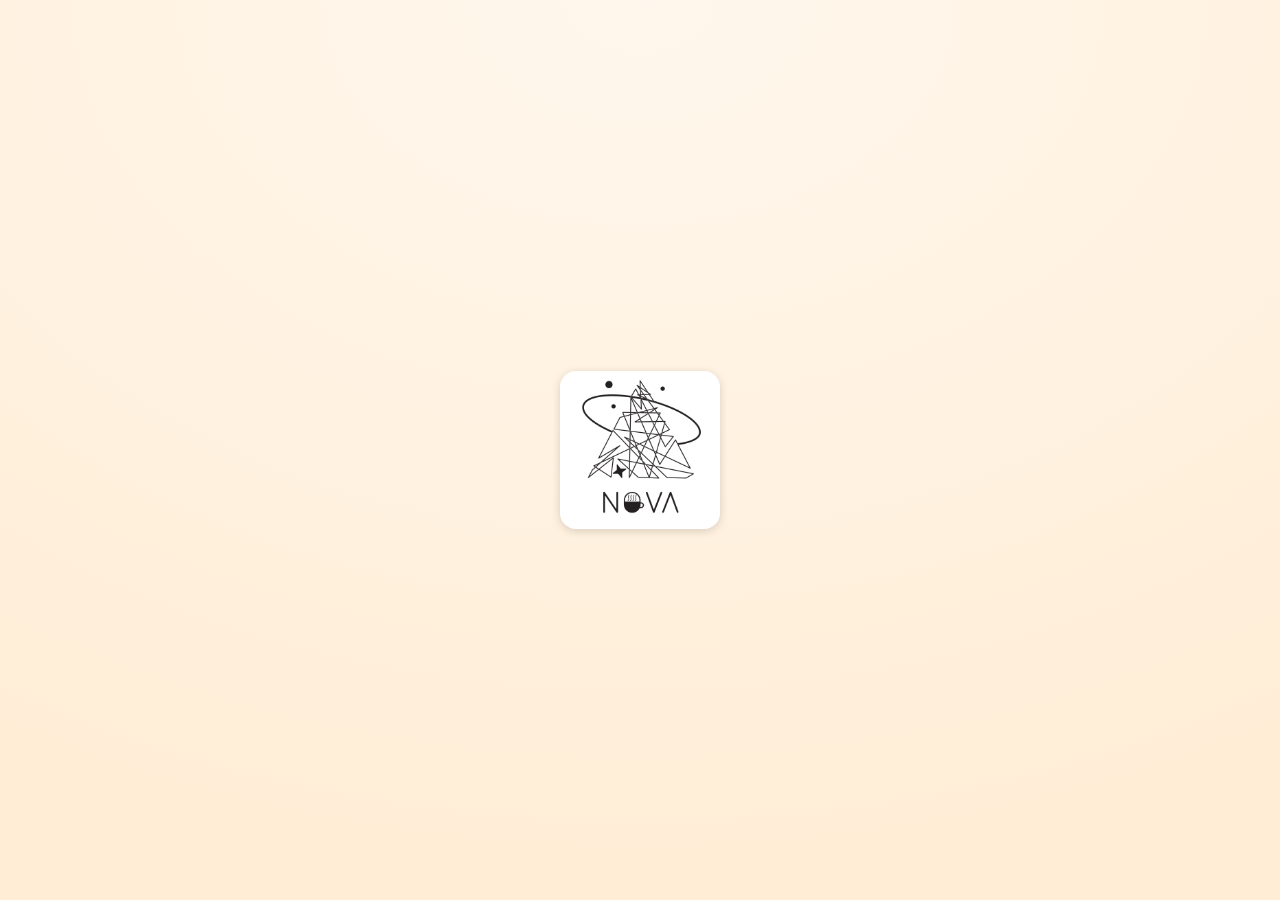
<file: splash.html>
<!DOCTYPE html>
<html lang="ar" dir="rtl">
<head>
  <meta charset="UTF-8" />
  <meta name="viewport" content="width=device-width, initial-scale=1.0" />
  <title>Nova — Splash</title>
  <style>
    :root {
      --bg1: #fff7ed; /* warm light */
      --bg2: #ffedd5; /* peach */
      --brand: #c2410c; /* amber-700 like */
      --shadow: 0 10px 25px rgba(0,0,0,0.12), 0 6px 10px rgba(0,0,0,0.08);
    }
    html, body {
      height: 100%;
    }
    body {
      margin: 0;
      background: radial-gradient(100% 100% at 50% 0%, var(--bg1) 0%, var(--bg2) 100%);
      display: grid;
      place-items: center;
      overflow: hidden;
      font-family: ui-sans-serif, system-ui, -apple-system, Segoe UI, Roboto, Ubuntu, Cantarell, Noto Sans, "Helvetica Neue", Arial, "Apple Color Emoji", "Segoe UI Emoji";
    }
    .splash {
      width: 100vw;
      height: 100vh;
      display: grid;
      place-items: center;
      position: relative;
    }
    .logo {
      width: min(42vw, 160px);
      height: auto;
      filter: drop-shadow(0 2px 4px rgba(0,0,0,0.15));
      will-change: transform, opacity;
      animation: bounceTwice 1.2s ease-out both;
      border-radius: 16px;
    }

    @keyframes bounceTwice {
      0%   { transform: translateY(0) scale(1); }
      15%  { transform: translateY(-24px) scale(1.02); }
      30%  { transform: translateY(0) scale(1); }
      45%  { transform: translateY(-14px) scale(1.01); }
      60%  { transform: translateY(0) scale(1); }
      100% { transform: translateY(0) scale(1); }
    }

    .flip-out {
      animation: flipOut 0.8s ease-in forwards;
    }
    @keyframes flipOut {
      0%   { transform: perspective(600px) rotateX(0deg) translateY(0) scale(1); opacity: 1; }
      60%  { transform: perspective(600px) rotateX(60deg) translateY(-40px) scale(0.98); opacity: 0.6; }
      100% { transform: perspective(600px) rotateX(90deg) translateY(-120px) scale(0.95); opacity: 0; }
    }

    /* Fallback in case animations are disabled */
    @media (prefers-reduced-motion: reduce) {
      .logo { animation: none; }
      .flip-out { animation: none; opacity: 0; }
    }
  </style>
</head>
<body>
  <div class="splash" aria-label="شاشة البداية">
    <img id="logo" class="logo" src="veiw/logo.png" alt="Nova Logo" />
  </div>

  <script>
    (function() {
      // وضع الصيانة: إذا كان مُفعلاً في بقية الصفحات، نعرض رسالة صيانة هنا أيضاً
      if (window.NOVA_MAINTENANCE === true) {
        const overlay = document.createElement('div');
        overlay.style.cssText = 'position:fixed;inset:0;z-index:999999;background:rgba(255,255,255,.95);display:flex;align-items:center;justify-content:center;padding:24px';
        overlay.innerHTML = '<div style="background:#fff;color:#111;padding:24px;border-radius:16px;text-align:center;max-width:520px;width:100%;box-shadow:0 10px 30px rgba(0,0,0,.15)" dir="rtl"><div style="font-weight:800;font-size:20px;margin-bottom:8px">نقوم حالياً بأعمال صيانة</div><div style="font-size:14px;color:#374151;margin-bottom:16px">سنعود للعمل خلال وقت قصير. نشكرك على صبرك وتفهمك.</div><a href="tel:07736427608" style="display:inline-block;background:#10b981;color:#fff;padding:10px 14px;border-radius:10px;text-decoration:none;font-weight:700">الاتصال بنا</a></div>';
        document.body.appendChild(overlay);
        document.addEventListener('click', (e)=>{ e.preventDefault(); e.stopPropagation(); }, true);
        document.addEventListener('submit', (e)=>{ e.preventDefault(); e.stopPropagation(); }, true);
        return;
      }

      const logo = document.getElementById('logo');
      if (!logo) return;

      // بعد انتهاء القفزتين، نفعل حركة القلب والاختفاء
      logo.addEventListener('animationend', function onEnd(e) {
        if (e.animationName === 'bounceTwice') {
          logo.classList.add('flip-out');
        } else if (e.animationName === 'flipOut') {
          // الانتقال مباشرة بعد 2 ثانية إجمالي (1.2s + 0.8s)
          window.location.href = 'hy-alhusin-sfry.html';
        }
      });

      // حماية: في حال لم تُطلّق events لأي سبب، نضمن الخروج بعد ~2s
      setTimeout(function() {
        try { window.location.href = 'hy-alhusin-sfry.html'; } catch (_) {}
      }, 2100);
    })();
  </script>
</body>
</html>
</file>
